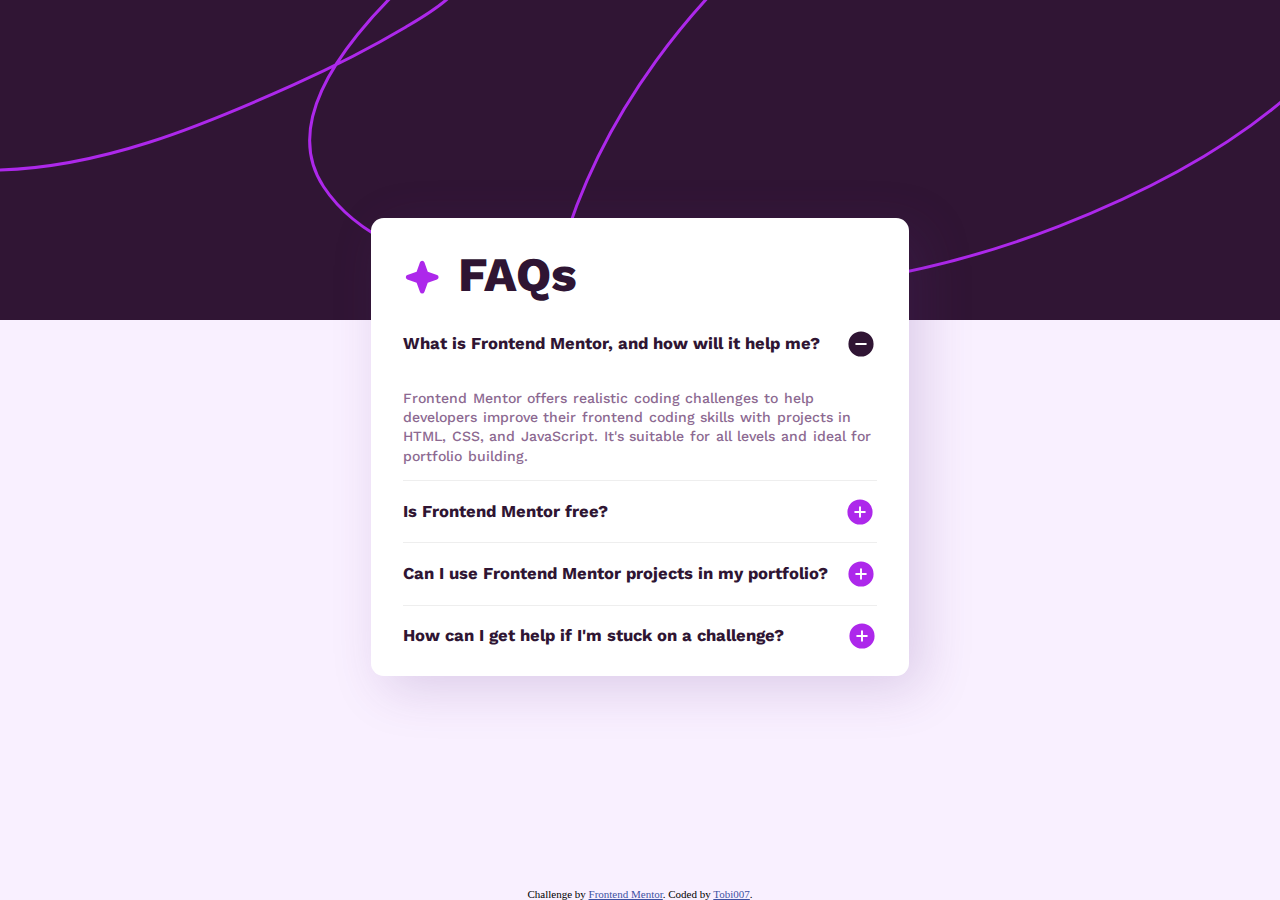
<file: index.html>
<!DOCTYPE html>
<html lang="en">
<head>
  <meta charset="UTF-8">
  <meta name="viewport" content="width=device-width, initial-scale=1.0"> 
  

  <link rel="icon" type="image/png" sizes="32x32" href="./assets/images/favicon-32x32.png">
  
  <title>Frontend Mentor | FAQ accordion</title>
  
  <link rel="stylesheet" href="faq-accordion.css">
</head>
<body>
  <div id="total-content">
    <div class="wide-top-background"><svg xmlns="http://www.w3.org/2000/svg" width="1440" height="320" fill="none" viewBox="0 0 1440 320"><g clip-path="url(#a)"><path fill="#301534" d="M0 0h1440v320H0z"/><path stroke="#AD28EB" stroke-linecap="round" stroke-width="3" d="M-676-182C-454-10-396.863 71.888-197.5 143.5-99 178.882-36.919 170.726-4.751 170.108c104.487-2.01 204.609-43.237 298.633-85.495 38.354-17.238 75.882-36.189 112.063-57.63 23.903-14.165 58.87-33.913 64.721-64.42 2.32-12.102-16.369-12.24-23.771-9.789-13.511 4.474-25.95 16.544-36.056 25.669-19.131 17.273-37.062 35.948-53.235 56.031-33.728 41.883-68.034 100.247-34.158 152.014 17.287 26.415 43.94 45.693 72.112 59.127 56.182 26.791 119.205 38.742 180.778 44.146 164.438 14.432 328.964-3.461 483.004-63.622 79.76-31.148 158.55-70.539 224.23-126.245 48.56-41.186 102.8-96.548 110.66-162.9 10.93-92.187-94.04-136.062-169.29-148.418-61.41-10.084-123.75-4.164-184.07 9.588-78.262 17.84-149.006 47.67-214.241 94.384-130.002 93.093-234.95 228.413-272.466 385.827-15.64 65.625-16.648 138.21 5.493 202.551 21.452 62.338 69.196 110.576 124.048 144.923 65.117 40.774 137.161 62.14 212.839 73.21 100.474 14.696 202.817 12.233 303.027-2.997 176.17-26.772 352.73-88.431 505.18-181.077 103.22-62.725 199.3-134.15 280.06-224.425 17.7-19.793 31.81-40.875 43.74-64.521C2172.11-58.5 2095.5-145.528 2095.5-151"/></g><defs><clipPath id="a"><path fill="#fff" d="M0 0h1440v320H0z"/></clipPath></defs></svg></div>
    <div class="phone-top-background"><svg xmlns="http://www.w3.org/2000/svg"  fill="none" viewBox="0 0 375 232"><g clip-path="url(#a)"><path fill="#301534" d="M0 0h375v232H0z"/><path stroke="#AD28EB" stroke-linecap="round" stroke-width="3" d="M-860-119.139C-693.416 9.858-650.541 71.271-500.943 124.979c73.912 26.536 120.497 20.42 144.635 19.956 78.405-1.507 153.535-32.427 224.088-64.12 28.78-12.928 56.94-27.14 84.09-43.22C-30.193 26.97-3.955 12.16.435-10.72c1.741-9.076-12.283-9.18-17.837-7.34C-27.54-14.707-36.874-5.654-44.458 1.19c-14.355 12.954-27.81 26.96-39.946 42.022-25.309 31.411-51.052 75.184-25.631 114.007 12.97 19.811 32.97 34.27 54.11 44.345 42.159 20.092 89.45 29.055 135.653 33.108 123.391 10.824 246.848-2.595 362.439-47.715 59.847-23.36 118.972-52.903 168.254-94.681 36.437-30.89 77.141-72.41 83.04-122.172 8.196-69.138-70.57-102.044-127.033-111.311-46.084-7.563-92.856-3.123-138.126 7.191-58.723 13.38-111.808 35.752-160.759 70.787C169.992 6.588 91.241 108.076 63.09 226.133c-11.736 49.218-12.492 103.655 4.122 151.91 16.097 46.752 51.923 82.929 93.083 108.688 48.862 30.58 102.923 46.605 159.71 54.906 75.394 11.023 152.192 9.175 227.386-2.247 132.191-20.079 264.677-66.321 379.078-135.804 77.451-47.043 149.551-100.61 210.151-168.314 13.28-14.844 23.87-30.656 32.82-48.39 107.72-213.399 50.24-278.668 50.24-282.772"/></g><defs><clipPath id="a"><path fill="#fff" d="M0 0h375v232H0z"/></clipPath></defs></svg></div>
    <div id="faq-panel-container">
    <div id="faq-panel">
      <div id="faq-top">
        <svg id="star" xmlns="http://www.w3.org/2000/svg" fill="none" viewBox="0 0 40 41"><path fill="#AD28EB" d="M37.5 20.5a2.467 2.467 0 0 1-1.64 2.344l-9.913 3.604-3.603 9.911a2.5 2.5 0 0 1-4.688 0l-3.604-9.922-9.911-3.593a2.5 2.5 0 0 1 0-4.688l9.921-3.604 3.594-9.911a2.5 2.5 0 0 1 4.688 0l3.604 9.921 9.911 3.594A2.467 2.467 0 0 1 37.5 20.5Z"/></svg>
        <p id="faq-header">FAQs</p>
      </div>
      <div id="faq-content">
      <div class="qa">
        <div class="faqs" id="first-faq">
          <p>What is Frontend Mentor, and how will it help me?</p>
          <svg class="plus none" id="first-plus"xmlns="http://www.w3.org/2000/svg"  fill="none" viewBox="0 0 30 31"><path fill="#AD28EB" d="M15 3.313A12.187 12.187 0 1 0 27.188 15.5 12.203 12.203 0 0 0 15 3.312Zm4.688 13.124h-3.75v3.75a.938.938 0 0 1-1.876 0v-3.75h-3.75a.938.938 0 0 1 0-1.875h3.75v-3.75a.938.938 0 0 1 1.876 0v3.75h3.75a.938.938 0 0 1 0 1.876Z"/></svg>
          <svg class="minus inline" id="first-minus" xmlns="http://www.w3.org/2000/svg"  fill="none" viewBox="0 0 30 31"><path fill="#301534" d="M15 3.313A12.187 12.187 0 1 0 27.188 15.5 12.2 12.2 0 0 0 15 3.312Zm4.688 13.124h-9.375a.938.938 0 0 1 0-1.875h9.374a.938.938 0 0 1 0 1.876Z"/></svg>
        </div>
        <div class="faq-answers" id="first-answer">
           <p> Frontend Mentor offers realistic coding challenges to help developers improve their 
            frontend coding skills with projects in HTML, CSS, and JavaScript. It's suitable for 
            all levels and ideal for portfolio building.
          </p>
        </div>
      </div>
      <div class="qa">
        <div class="faqs" id="second-faq">
          <p>Is Frontend Mentor free?</p>
          <svg class="plus inline" id="second-plus"xmlns="http://www.w3.org/2000/svg"  fill="none" viewBox="0 0 30 31"><path fill="#AD28EB" d="M15 3.313A12.187 12.187 0 1 0 27.188 15.5 12.203 12.203 0 0 0 15 3.312Zm4.688 13.124h-3.75v3.75a.938.938 0 0 1-1.876 0v-3.75h-3.75a.938.938 0 0 1 0-1.875h3.75v-3.75a.938.938 0 0 1 1.876 0v3.75h3.75a.938.938 0 0 1 0 1.876Z"/></svg>
          <svg class="minus none" id="second-minus" xmlns="http://www.w3.org/2000/svg"  fill="none" viewBox="0 0 30 31"><path fill="#301534" d="M15 3.313A12.187 12.187 0 1 0 27.188 15.5 12.2 12.2 0 0 0 15 3.312Zm4.688 13.124h-9.375a.938.938 0 0 1 0-1.875h9.374a.938.938 0 0 1 0 1.876Z"/></svg>
        </div>
        <div class="faq-answers none" id="second-answer">
           <p>Yes, Frontend Mentor offers both free and premium coding challenges, with the free 
            option providing access to a range of projects suitable for all skill levels.
          </p>
        </div>
      </div>
      <div class="qa">
        <div class="faqs" id="third-faq">
          <p>Can I use Frontend Mentor projects in my portfolio?</p>
          <svg class="plus inline" id="third-plus"xmlns="http://www.w3.org/2000/svg"  fill="none" viewBox="0 0 30 31"><path fill="#AD28EB" d="M15 3.313A12.187 12.187 0 1 0 27.188 15.5 12.203 12.203 0 0 0 15 3.312Zm4.688 13.124h-3.75v3.75a.938.938 0 0 1-1.876 0v-3.75h-3.75a.938.938 0 0 1 0-1.875h3.75v-3.75a.938.938 0 0 1 1.876 0v3.75h3.75a.938.938 0 0 1 0 1.876Z"/></svg>
          <svg class="minus none" id="third-minus" xmlns="http://www.w3.org/2000/svg"  fill="none" viewBox="0 0 30 31"><path fill="#301534" d="M15 3.313A12.187 12.187 0 1 0 27.188 15.5 12.2 12.2 0 0 0 15 3.312Zm4.688 13.124h-9.375a.938.938 0 0 1 0-1.875h9.374a.938.938 0 0 1 0 1.876Z"/></svg>
        </div>
        <div class="faq-answers none" id="third-answer">
           <p>   Yes, you can use projects completed on Frontend Mentor in your portfolio. It's an excellent
            way to showcase your skills to potential employers!
          </p>
        </div>
      </div>
      <div class="qa" id="last">
        <div class="faqs" id="fourth-faq">
          <p>  How can I get help if I'm stuck on a challenge?</p>
          <svg class="plus inline" id="fourth-plus"xmlns="http://www.w3.org/2000/svg"  fill="none" viewBox="0 0 30 31"><path fill="#AD28EB" d="M15 3.313A12.187 12.187 0 1 0 27.188 15.5 12.203 12.203 0 0 0 15 3.312Zm4.688 13.124h-3.75v3.75a.938.938 0 0 1-1.876 0v-3.75h-3.75a.938.938 0 0 1 0-1.875h3.75v-3.75a.938.938 0 0 1 1.876 0v3.75h3.75a.938.938 0 0 1 0 1.876Z"/></svg>
          <svg class="minus none" id="fourth-minus" xmlns="http://www.w3.org/2000/svg"  fill="none" viewBox="0 0 30 31"><path fill="#301534" d="M15 3.313A12.187 12.187 0 1 0 27.188 15.5 12.2 12.2 0 0 0 15 3.312Zm4.688 13.124h-9.375a.938.938 0 0 1 0-1.875h9.374a.938.938 0 0 1 0 1.876Z"/></svg>
        </div>
        <div class="faq-answers none" id="fourth-answer">
           <p>   The best place to get help is inside Frontend Mentor's Discord community. There's a help 
            channel where you can ask questions and seek support from other community members.          
          </p>
        </div>
      </div>
      </div>
    </div>
  </div>
  <div class="attribution">
    Challenge by <a href="https://www.frontendmentor.io?ref=challenge" target="_blank">Frontend Mentor</a>. 
    Coded by <a href="mailto: tobioketade007@gmail.com">Tobi007</a>.
  </div>
</div>
 
  
<script src="faq-accordion.js"></script>
</body>
</html>
</file>
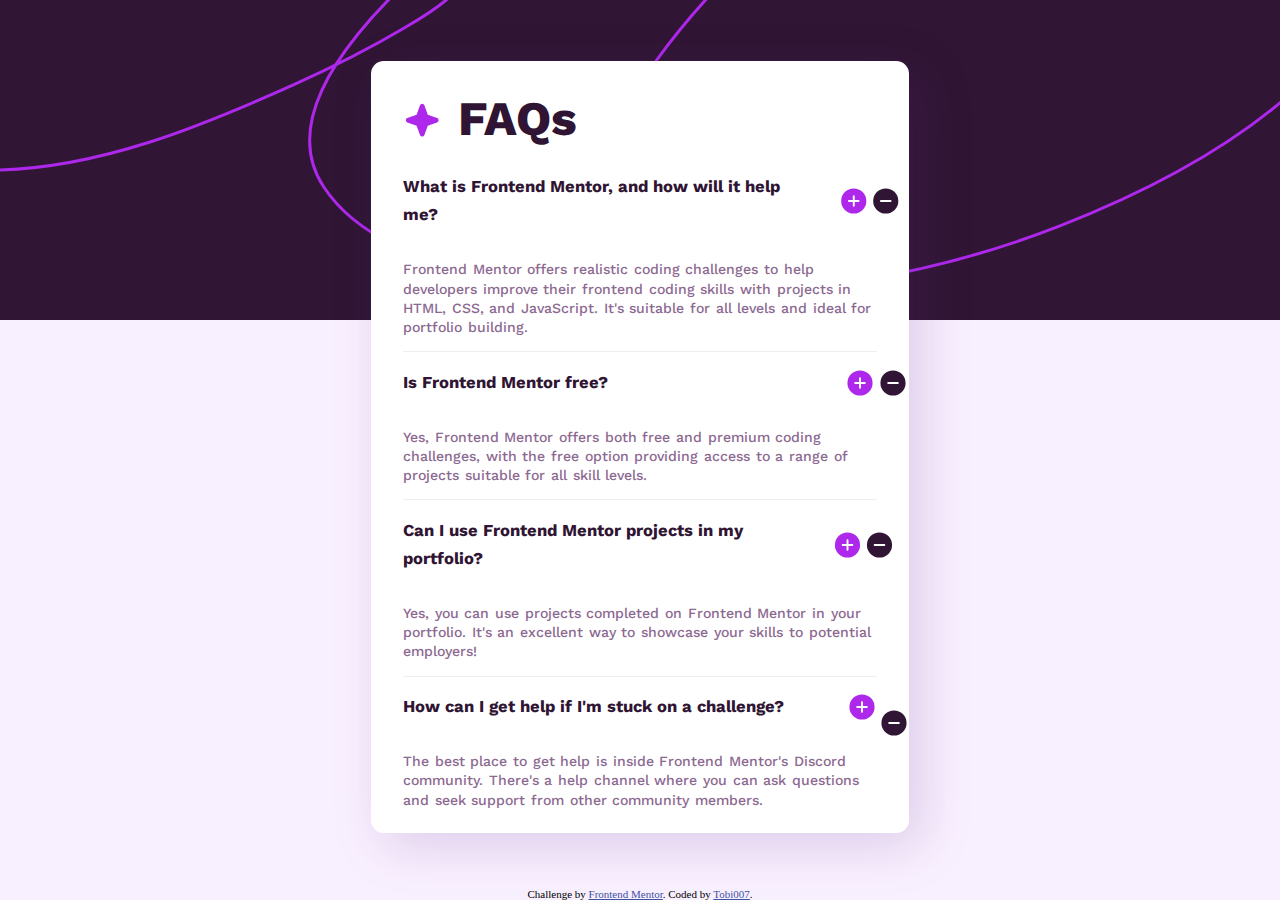
<file: faq-accordion.html>
<!DOCTYPE html>
<html lang="en">
<head>
  <meta charset="UTF-8">
  <meta name="viewport" content="width=device-width, initial-scale=1.0"> 
  

  <link rel="icon" type="image/png" sizes="32x32" href="./assets/images/favicon-32x32.png">
  
  <title>Frontend Mentor | FAQ accordion</title>
  
  <link rel="stylesheet" href="faq-accordion.css">
</head>
<body>
  <div id="total-content">
    <div class="wide-top-background"><svg xmlns="http://www.w3.org/2000/svg" width="1440" height="320" fill="none" viewBox="0 0 1440 320"><g clip-path="url(#a)"><path fill="#301534" d="M0 0h1440v320H0z"/><path stroke="#AD28EB" stroke-linecap="round" stroke-width="3" d="M-676-182C-454-10-396.863 71.888-197.5 143.5-99 178.882-36.919 170.726-4.751 170.108c104.487-2.01 204.609-43.237 298.633-85.495 38.354-17.238 75.882-36.189 112.063-57.63 23.903-14.165 58.87-33.913 64.721-64.42 2.32-12.102-16.369-12.24-23.771-9.789-13.511 4.474-25.95 16.544-36.056 25.669-19.131 17.273-37.062 35.948-53.235 56.031-33.728 41.883-68.034 100.247-34.158 152.014 17.287 26.415 43.94 45.693 72.112 59.127 56.182 26.791 119.205 38.742 180.778 44.146 164.438 14.432 328.964-3.461 483.004-63.622 79.76-31.148 158.55-70.539 224.23-126.245 48.56-41.186 102.8-96.548 110.66-162.9 10.93-92.187-94.04-136.062-169.29-148.418-61.41-10.084-123.75-4.164-184.07 9.588-78.262 17.84-149.006 47.67-214.241 94.384-130.002 93.093-234.95 228.413-272.466 385.827-15.64 65.625-16.648 138.21 5.493 202.551 21.452 62.338 69.196 110.576 124.048 144.923 65.117 40.774 137.161 62.14 212.839 73.21 100.474 14.696 202.817 12.233 303.027-2.997 176.17-26.772 352.73-88.431 505.18-181.077 103.22-62.725 199.3-134.15 280.06-224.425 17.7-19.793 31.81-40.875 43.74-64.521C2172.11-58.5 2095.5-145.528 2095.5-151"/></g><defs><clipPath id="a"><path fill="#fff" d="M0 0h1440v320H0z"/></clipPath></defs></svg></div>
    <div class="phone-top-background"><svg xmlns="http://www.w3.org/2000/svg"  fill="none" viewBox="0 0 375 232"><g clip-path="url(#a)"><path fill="#301534" d="M0 0h375v232H0z"/><path stroke="#AD28EB" stroke-linecap="round" stroke-width="3" d="M-860-119.139C-693.416 9.858-650.541 71.271-500.943 124.979c73.912 26.536 120.497 20.42 144.635 19.956 78.405-1.507 153.535-32.427 224.088-64.12 28.78-12.928 56.94-27.14 84.09-43.22C-30.193 26.97-3.955 12.16.435-10.72c1.741-9.076-12.283-9.18-17.837-7.34C-27.54-14.707-36.874-5.654-44.458 1.19c-14.355 12.954-27.81 26.96-39.946 42.022-25.309 31.411-51.052 75.184-25.631 114.007 12.97 19.811 32.97 34.27 54.11 44.345 42.159 20.092 89.45 29.055 135.653 33.108 123.391 10.824 246.848-2.595 362.439-47.715 59.847-23.36 118.972-52.903 168.254-94.681 36.437-30.89 77.141-72.41 83.04-122.172 8.196-69.138-70.57-102.044-127.033-111.311-46.084-7.563-92.856-3.123-138.126 7.191-58.723 13.38-111.808 35.752-160.759 70.787C169.992 6.588 91.241 108.076 63.09 226.133c-11.736 49.218-12.492 103.655 4.122 151.91 16.097 46.752 51.923 82.929 93.083 108.688 48.862 30.58 102.923 46.605 159.71 54.906 75.394 11.023 152.192 9.175 227.386-2.247 132.191-20.079 264.677-66.321 379.078-135.804 77.451-47.043 149.551-100.61 210.151-168.314 13.28-14.844 23.87-30.656 32.82-48.39 107.72-213.399 50.24-278.668 50.24-282.772"/></g><defs><clipPath id="a"><path fill="#fff" d="M0 0h375v232H0z"/></clipPath></defs></svg></div>
    <div id="faq-panel-container">
    <div id="faq-panel">
      <div id="faq-top">
        <svg id="star" xmlns="http://www.w3.org/2000/svg" fill="none" viewBox="0 0 40 41"><path fill="#AD28EB" d="M37.5 20.5a2.467 2.467 0 0 1-1.64 2.344l-9.913 3.604-3.603 9.911a2.5 2.5 0 0 1-4.688 0l-3.604-9.922-9.911-3.593a2.5 2.5 0 0 1 0-4.688l9.921-3.604 3.594-9.911a2.5 2.5 0 0 1 4.688 0l3.604 9.921 9.911 3.594A2.467 2.467 0 0 1 37.5 20.5Z"/></svg>
        <p id="faq-header">FAQs</p>
      </div>
      <div id="faq-content">
      <div class="qa">
        <div class="faqs" id="first-faq">
          <p>What is Frontend Mentor, and how will it help me?</p>
          <svg class="plus" id="first-plus"xmlns="http://www.w3.org/2000/svg"  fill="none" viewBox="0 0 30 31"><path fill="#AD28EB" d="M15 3.313A12.187 12.187 0 1 0 27.188 15.5 12.203 12.203 0 0 0 15 3.312Zm4.688 13.124h-3.75v3.75a.938.938 0 0 1-1.876 0v-3.75h-3.75a.938.938 0 0 1 0-1.875h3.75v-3.75a.938.938 0 0 1 1.876 0v3.75h3.75a.938.938 0 0 1 0 1.876Z"/></svg>
          <svg class="minus" id="first-minus" xmlns="http://www.w3.org/2000/svg"  fill="none" viewBox="0 0 30 31"><path fill="#301534" d="M15 3.313A12.187 12.187 0 1 0 27.188 15.5 12.2 12.2 0 0 0 15 3.312Zm4.688 13.124h-9.375a.938.938 0 0 1 0-1.875h9.374a.938.938 0 0 1 0 1.876Z"/></svg>
        </div>
        <div class="faq-answers" id="first-answer">
           <p> Frontend Mentor offers realistic coding challenges to help developers improve their 
            frontend coding skills with projects in HTML, CSS, and JavaScript. It's suitable for 
            all levels and ideal for portfolio building.
          </p>
        </div>
      </div>
      <div class="qa">
        <div class="faqs" id="second-faq">
          <p>  Is Frontend Mentor free?
          </p>
          <svg class="plus" id="second-plus"xmlns="http://www.w3.org/2000/svg"  fill="none" viewBox="0 0 30 31"><path fill="#AD28EB" d="M15 3.313A12.187 12.187 0 1 0 27.188 15.5 12.203 12.203 0 0 0 15 3.312Zm4.688 13.124h-3.75v3.75a.938.938 0 0 1-1.876 0v-3.75h-3.75a.938.938 0 0 1 0-1.875h3.75v-3.75a.938.938 0 0 1 1.876 0v3.75h3.75a.938.938 0 0 1 0 1.876Z"/></svg>
          <svg class="minus" id="second-minus" xmlns="http://www.w3.org/2000/svg"  fill="none" viewBox="0 0 30 31"><path fill="#301534" d="M15 3.313A12.187 12.187 0 1 0 27.188 15.5 12.2 12.2 0 0 0 15 3.312Zm4.688 13.124h-9.375a.938.938 0 0 1 0-1.875h9.374a.938.938 0 0 1 0 1.876Z"/></svg>
        </div>
        <div class="faq-answers" id="second-answer">
           <p>Yes, Frontend Mentor offers both free and premium coding challenges, with the free 
            option providing access to a range of projects suitable for all skill levels.
          </p>
        </div>
      </div>
      <div class="qa">
        <div class="faqs" id="third-faq">
          <p>Can I use Frontend Mentor projects in my portfolio?</p>
          <svg class="plus" id="third-plus"xmlns="http://www.w3.org/2000/svg"  fill="none" viewBox="0 0 30 31"><path fill="#AD28EB" d="M15 3.313A12.187 12.187 0 1 0 27.188 15.5 12.203 12.203 0 0 0 15 3.312Zm4.688 13.124h-3.75v3.75a.938.938 0 0 1-1.876 0v-3.75h-3.75a.938.938 0 0 1 0-1.875h3.75v-3.75a.938.938 0 0 1 1.876 0v3.75h3.75a.938.938 0 0 1 0 1.876Z"/></svg>
          <svg class="minus" id="third-minus" xmlns="http://www.w3.org/2000/svg"  fill="none" viewBox="0 0 30 31"><path fill="#301534" d="M15 3.313A12.187 12.187 0 1 0 27.188 15.5 12.2 12.2 0 0 0 15 3.312Zm4.688 13.124h-9.375a.938.938 0 0 1 0-1.875h9.374a.938.938 0 0 1 0 1.876Z"/></svg>
        </div>
        <div class="faq-answers" id="third-answer">
           <p>   Yes, you can use projects completed on Frontend Mentor in your portfolio. It's an excellent
            way to showcase your skills to potential employers!
          </p>
        </div>
      </div>
      <div class="qa" id="last">
        <div class="faqs" id="fourth-faq">
          <p>  How can I get help if I'm stuck on a challenge?</p>
          <svg class="plus" id="fourth-plus"xmlns="http://www.w3.org/2000/svg"  fill="none" viewBox="0 0 30 31"><path fill="#AD28EB" d="M15 3.313A12.187 12.187 0 1 0 27.188 15.5 12.203 12.203 0 0 0 15 3.312Zm4.688 13.124h-3.75v3.75a.938.938 0 0 1-1.876 0v-3.75h-3.75a.938.938 0 0 1 0-1.875h3.75v-3.75a.938.938 0 0 1 1.876 0v3.75h3.75a.938.938 0 0 1 0 1.876Z"/></svg>
          <svg class="minus" id="fourth-minus" xmlns="http://www.w3.org/2000/svg"  fill="none" viewBox="0 0 30 31"><path fill="#301534" d="M15 3.313A12.187 12.187 0 1 0 27.188 15.5 12.2 12.2 0 0 0 15 3.312Zm4.688 13.124h-9.375a.938.938 0 0 1 0-1.875h9.374a.938.938 0 0 1 0 1.876Z"/></svg>
        </div>
        <div class="faq-answers" id="fourth-answer">
           <p>   The best place to get help is inside Frontend Mentor's Discord community. There's a help 
            channel where you can ask questions and seek support from other community members.          
          </p>
        </div>
      </div>
      </div>
    </div>
  </div>
  <div class="attribution">
    Challenge by <a href="https://www.frontendmentor.io?ref=challenge" target="_blank">Frontend Mentor</a>. 
    Coded by <a href="mailto: tobioketade007@gmail.com">Tobi007</a>.
  </div>
</div>
 
  
<script src="faq-accordion.js"></script>
</body>
</html>
</file>
<file: faq-accordion.css>
@import url("https://fonts.googleapis.com/css2?family=Work+Sans:ital,wght@0,100..900;1,100..900&display=swap");
body{
    width: 100%;
    height: 100%;
    margin-bottom: 8vh; 
    padding: 0;
    margin: 0;
    overflow: hidden;
    background-color:  hsl(275, 100%, 97%);
    box-sizing: border-box;
}
#total-content{
    width: 100%;
    height: 100%;
    position: absolute;
    top: 0;
    display: flex;
    align-items: center;
    justify-content: center;
    flex-flow: column nowrap;
}
p{
    font-family: 'Work Sans';
}
.none{
    display: none;
}
.inline{
    display: inline;
}
.wide-top-background{
    width: 100vw;
    margin: 0;
}
.phone-top-background{
    display: none;
}
#faq-panel{
    width: 42vw;
    background-color: hsl(0,0%,100%);
    position: relative;
    border-radius: 1vw;
    box-shadow: 1vw 1vw 4vw hsla(276, 51%, 34%, 0.182);
}
#faq-top{
    display: block;
    position: relative;
    top: -1.5vw;
    left: 2.5vw;
    margin: 0;
    height: 5vw;
}
#star{
    display: inline-block;
    position: relative;
    top: 0.4vw;
    width: 3vw;
    height: 3vw;
}
.qa{
    border-bottom: 0.1vw solid rgba(0, 0, 0, 0.065);
}
#last{
    border: 0;
    padding-bottom: 1vh;
}
#faq-header{
    color:  hsl(292, 42%, 14%);
    position: relative;
    left: 1vw;
    font-size: 3.75vw;
    display: inline-block;
    font-weight: 750;
}
#faq-content{
    margin: 2.5vw 2.5vw 0.5vw 2.5vw;
    width: 37vw;
}
.faqs{
    color:  hsl(292, 42%, 14%);
    font-size: 1.3vw;
    font-weight: 700;
    line-height: 2.2vw;
    display: flex;
    align-items: center;
}
.faqs p{
    display: inline-block;
}
.faqs p:hover{
    color: #AD28EB;
}
.faq-answers{
    line-height: 1.5vw;
    font-size: 1.1vw;
    word-spacing: 0.05vw;
    text-wrap: wrap;
    word-spacing: 0.05vw;
    font-weight: 500;
    color: hsl(292, 16%, 49%);
    align-items: center;
}
.plus, .minus{
    width: 2.5vw; 
    height: 2.5vw;
}
#first-plus{
    position: relative;
    left: 1.9vw;
    top: 0vw;
}
#second-plus{
    position: relative;
    top: 0vw;
    left: 18.45vw;
}
#third-plus{
    position: relative;
    top: 0vw;
    left: 1.35vw;
}
#fourth-plus{
    position: relative;
    top: 0vw;
    left: 4.85vw;
}
#first-minus{
    position: relative;
    top: 0vw;
    left: 1.95vw;
}
#second-minus{
    position: relative;
    top: 0vw;
    left: 18.5vw;
}
#third-minus{
    position: relative;
    top: 0vw;
    left: 1.4vw;
}
#fourth-minus{
    position: relative;
    top: 1.2vw;
    left: 4.8vw;
}
#faq-top:hover, .faqs:hover, .faq-answers:hover, .minus:hover, .plus:hover{
    cursor: pointer;
}
.attribution { position: absolute; bottom: 0; font-size: 11px; text-align: center; }
.attribution a { color: hsl(228, 45%, 44%); }

@media(min-width: 500px){
    .wide-top-background{
        display: block!important;
        position: absolute;
        top: 0;
    }
    .phone-top-background{
        display: none!important;
    }
}

@media(max-width: 1024px){
body{
    width: 100%;
    height: auto;
    margin: 0;
    padding: 0;
    overflow-x: hidden;    
}
#total-content{
    min-height: 100%;
    width: 100%;
    overflow-x: hidden;
    position: absolute;
    top: 0;
}
.wide-top-background{
    display: none;
}
.phone-top-background{
    position: absolute;
    top: 0;
    width: 100%;
    display: block;
}
#faq-panel{
    width: 85vw;
    margin-bottom: 7.5vh;
    border-radius: 2vh;
    box-shadow: 1vw 1vh 2vh hsla(323, 62%, 67%, 0.079);
    position: relative;
    top: 15vh;
}
#faq-panel-container{
    margin-bottom: 15vh;
}
#faq-top{
    top: -2vh;
    left: 5vw;
    margin: 0;
    height: 5vh;
}
#star{
    top: 0.2vh;
    width: 3vh;
    height: 3vh;
}
.qa{
    border-bottom: 0.1vh solid rgba(0, 0, 0, 0.065);
}
#faq-header{
    left: 3.5vw;
    font-size: 4vh;
}
#faq-content{
    margin: 2.5vh 5vw 0.5vh 5vw;
    width: 75vw;
}
.faqs{
    font-size: 2vh;
    line-height: 2.2vh;
    min-height: 10vh;
    width: 60vw;
    position: relative;
} 
.faqs p:hover{
    color:hsl(292, 42%, 14%);
}
.faq-answers{
    line-height: 2.5vh;
    font-size: 1.7vh;
    word-spacing: 0vh;
    min-height: 15vh;
}
.plus, .minus{
    position: absolute;
    width: 5vh; 
    height: 5vh;
}
#first-plus{
    position: absolute;
    left: 65vw;
    top: 3vh;
}
#second-plus{
    position: absolute;
    top: 3vh;
    left: 65vw;
}
#third-plus{
    position: absolute;
    top: 3vh;
    left: 65.3vw;
}
#fourth-plus{
    position: absolute;
    top: 3vh;
    left: 65.3vw;
}
#first-minus{
    position: absolute;
    top: 3vh;
    left: 65vw;
}
#second-minus{
    position: absolute;
    top: 3vh;
    left: 65vw;
}
#third-minus{
    position: absolute;
    top: 3vh;
    left: 65vw;
}
#fourth-minus{
    position: absolute;
    top: 3vh;
    left: 65.3vw;
}
}


@media (min-width:1200px) and (max-width: 1450px) and (min-height:1650px) and (max-height:2000px){
    body{
        width: 100%;
        height: auto;
        margin: 0;
        padding: 0;
        overflow-x: hidden;    
    }
    #total-content{
        min-height: 100%;
        width: 100%;
        overflow-x: hidden;
        position: absolute;
        top: 0;
        display: flex;
        align-items: center;
        flex-flow: column nowrap;
    }
    .wide-top-background{
        display: none;
    }
    .phone-top-background{
        position: absolute;
        top: 0;
        width: 100%;
        display: block;
    }
    #faq-panel{
        width: 85vw;
        margin-bottom: 7.5vh;
        border-radius: 2vh;
        box-shadow: 1vw 1vh 2vh hsla(323, 62%, 67%, 0.079);
        position: relative;
        top: 15vh;
    }
    #faq-panel-container{
        display: flex;
        width: 100vw;
        margin-bottom: 15vh;
    }
    #faq-top{
        top: -2vh;
        left: 5vw;
        margin: 0;
        height: 5vh;
    }
    #star{
        top: 0.2vh;
        width: 3vh;
        height: 3vh;
    }
    .qa{
        border-bottom: 0.1vh solid rgba(0, 0, 0, 0.065);
    }
    #faq-header{
        left: 3.5vw;
        font-size: 4vh;
    }
    #faq-content{
        margin: 2.5vh 5vw 0.5vh 5vw;
        width: 75vw;
    }
    .faqs{
        font-size: 2vh;
        line-height: 2.2vh;
        min-height: 10vh;
        width: 60vw;
        position: relative;
    } 
    .faqs p:hover{
        color:hsl(292, 42%, 14%);
    }
    .faq-answers{
        line-height: 2.5vh;
        font-size: 1.7vh;
        word-spacing: 0vh;
        min-height: 15vh;
    }
    .plus, .minus{
        position: absolute;
        width: 5vh; 
        height: 5vh;
        display: block;
    }
    .minus{
        display: none;
    }
    #first-plus{
        position: absolute;
        left: 65vw;
        top: 3vh;
    }
    #second-plus{
        position: absolute;
        top: 3vh;
        left: 65vw;
    }
    #third-plus{
        position: absolute;
        top: 3vh;
        left: 65.3vw;
    }
    #fourth-plus{
        position: absolute;
        top: 3vh;
        left: 65.3vw;
    }
    #first-minus{
        position: absolute;
        top: 3vh;
        left: 65vw;
    }
    #second-minus{
        position: absolute;
        top: 3vh;
        left: 65vw;
    }
    #third-minus{
        position: absolute;
        top: 3vh;
        left: 65vw;
    }
    #fourth-minus{
        position: absolute;
        top: 3vh;
        left: 65.3vw;
    }   
}
</file>
